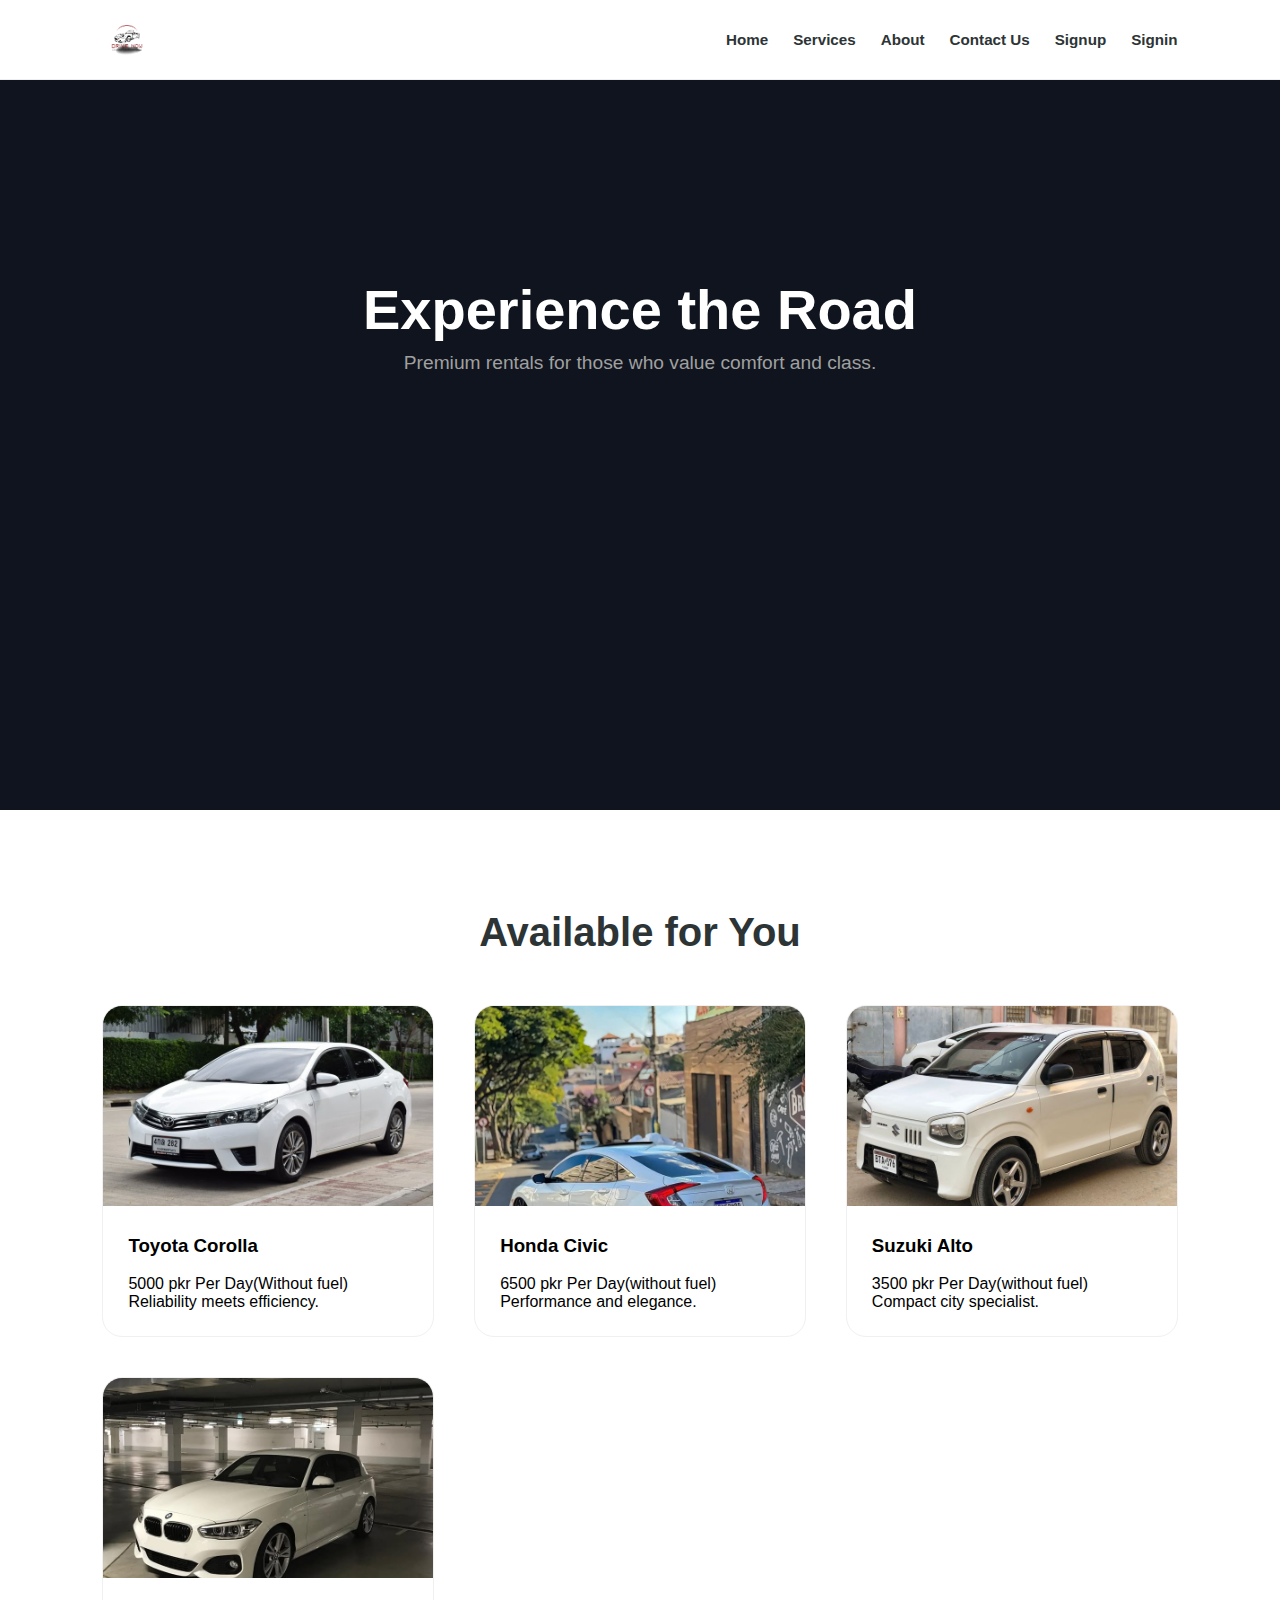
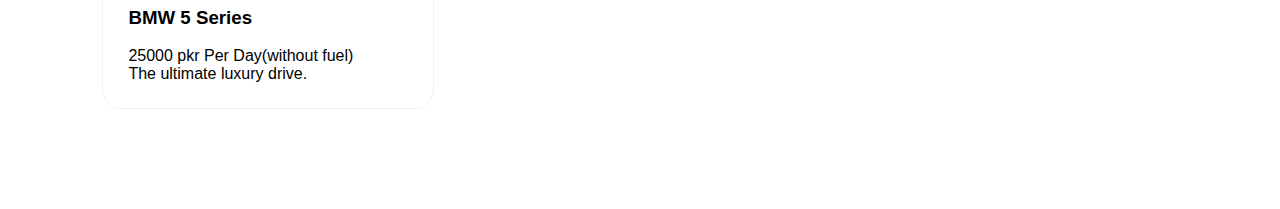
<file: index.html>
<!DOCTYPE html>
<html lang="en">
<head>
  <meta charset="UTF-8" />
  <meta name="viewport" content="width=device-width, initial-scale=1.0" />
  <title>Premium Car Rentals | Journey in Style</title>
  <link rel="stylesheet" href="home.css">
</head>
<body>

  <nav>
    <a href="home.html" class="logo">
      <img src="logo1.png" alt="Logo" />
    </a>

    <input type="checkbox" id="menu-toggle" style="display:none;">
    <label for="menu-toggle" class="menu-icon">
      <span></span><span></span><span></span>
    </label>

    <ul>
      <li><a href="home.html">Home</a></li>
      <li><a href="services.html">Services</a></li>
      <li><a href="about.html">About</a></li>
      <li><a href="contactus.html">Contact Us</a></li>
  
      <li><a href="signup.html">Signup</a></li>
      <li><a href="sign.html">Signin</a></li>
    </ul>
  </nav>

  <section class="hero">
    <div class="hero-content">
        <h1>Experience the Road</h1>
        <p>Premium rentals for those who value comfort and class.</p>
    </div>
    
    <div class="animation-track">
        <img src="floatphoto1.avif" alt="Car 1" class="car-animation delay-1" />
        <img src="photo2.jpg" alt="Car 2" class="car-animation delay-2" />
        <img src="photo3.avif" alt="Car 3" class="car-animation delay-3" />
    </div>
  </section>

  <section class="cars-section">
    <span class="section-tag"></span>
    <h2>Available for You</h2>
    <div class="cars-container">
      
      <div class="car-card">
        <div class="img-container">
            <img src="car1.jpeg" alt="Toyota Corolla" />
        </div>
        <div class="card-info">
            <h3>Toyota Corolla</h3>
            <br>
            <p>5000 pkr Per Day(Without fuel)</p>
            <p>Reliability meets efficiency.</p>
        </div>
      </div>

      <div class="car-card">
        <div class="img-container">
            <img src="car2.jpeg" alt="Honda Civic" />
        </div>
        <div class="card-info">
            <h3>Honda Civic</h3>
                <br>
            <p>6500 pkr  Per Day(without fuel)</p>
            <p>Performance and elegance.</p>
        </div>
      </div>

      <div class="car-card">
        <div class="img-container">
            <img src="car3.jpeg" alt="Suzuki Alto" />
        </div>
        <div class="card-info">
            <h3>Suzuki Alto</h3>
                <br>
            <p>3500 pkr Per Day(without fuel)</p>
            <p>Compact city specialist.</p>
        </div>
      </div>

      <div class="car-card">
        <div class="img-container">
            <img src="car4.jpg" alt="BMW" />
        </div>
        <div class="card-info">
            <h3>BMW 5 Series</h3>
                <br>
            <p>25000 pkr Per Day(without fuel)</p>
            <!-- <h4>rentprice </h4> -->
            <p>The ultimate luxury drive.</p>
          
        </div>
      </div>

    </div>
  </section>

</body>
</html>
</file>
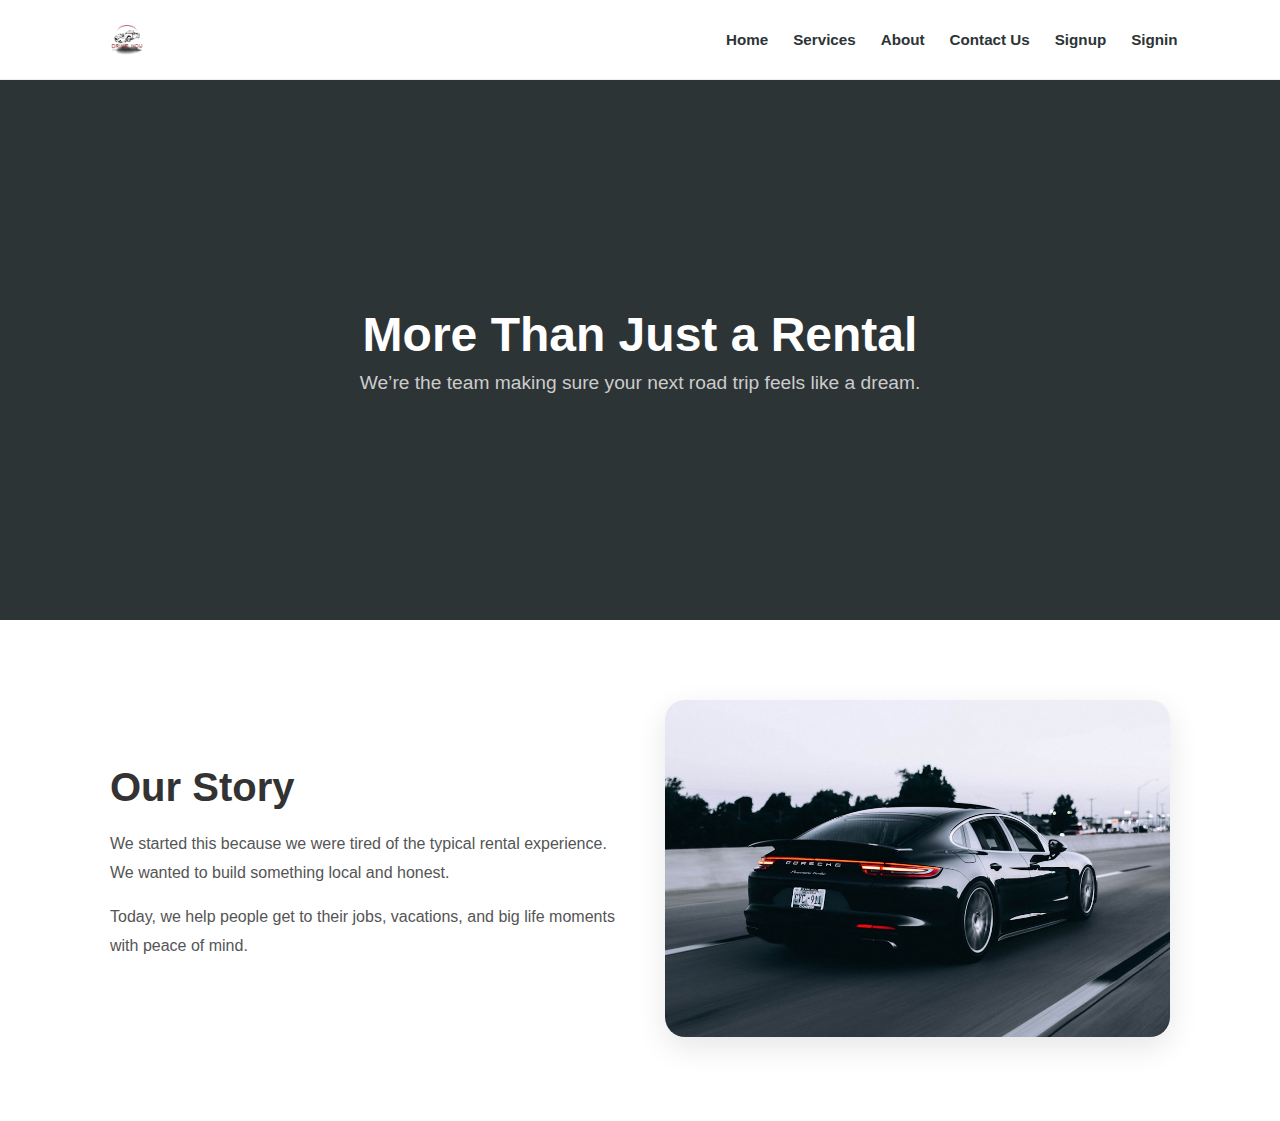
<file: about.html>
<!DOCTYPE html>
<html lang="en">
<head>
  <meta charset="UTF-8" />
  <meta name="viewport" content="width=device-width, initial-scale=1.0" />
  <title>About Us | Journey in Style</title>
  <link rel="stylesheet" href="home.css"> <link rel="stylesheet" href="about.css">
</head>
<body>

  <nav>
    <a href="home.html" class="logo">
      <img src="logo1.png" alt="Logo" />
    </a>

    <input type="checkbox" id="menu-toggle" style="display:none;">
    <label for="menu-toggle" class="menu-icon">
      <span></span>
      <span></span>
      <span></span>
    </label>

    <ul>
      <li><a href="home.html">Home</a></li>
      <li><a href="services.html">Services</a></li>
      <li><a href="about.html">About</a></li>
      <li><a href="contactus.html">Contact Us</a></li>
  
      <li><a href="signup.html">Signup</a></li>
      <li><a href="signin.html">Signin</a></li>
    </ul>
  </nav>

  <header class="about-hero">
    <div class="hero-text">
      <h1>More Than Just a Rental</h1>
      <p>We’re the team making sure your next road trip feels like a dream.</p>
    </div>
  </header>

  <section class="story-section">
    <div class="container">
      <div class="story-content">
        <h2>Our Story</h2>
        <p>We started this because we were tired of the typical rental experience. We wanted to build something local and honest.</p>
        <p>Today, we help people get to their jobs, vacations, and big life moments with peace of mind.</p>
      </div>
      <div class="story-image">
         <img src="aboutus.jpg" alt="Car Detail">
      </div>
    </div>
  </section>

</body>
</html>
</file>
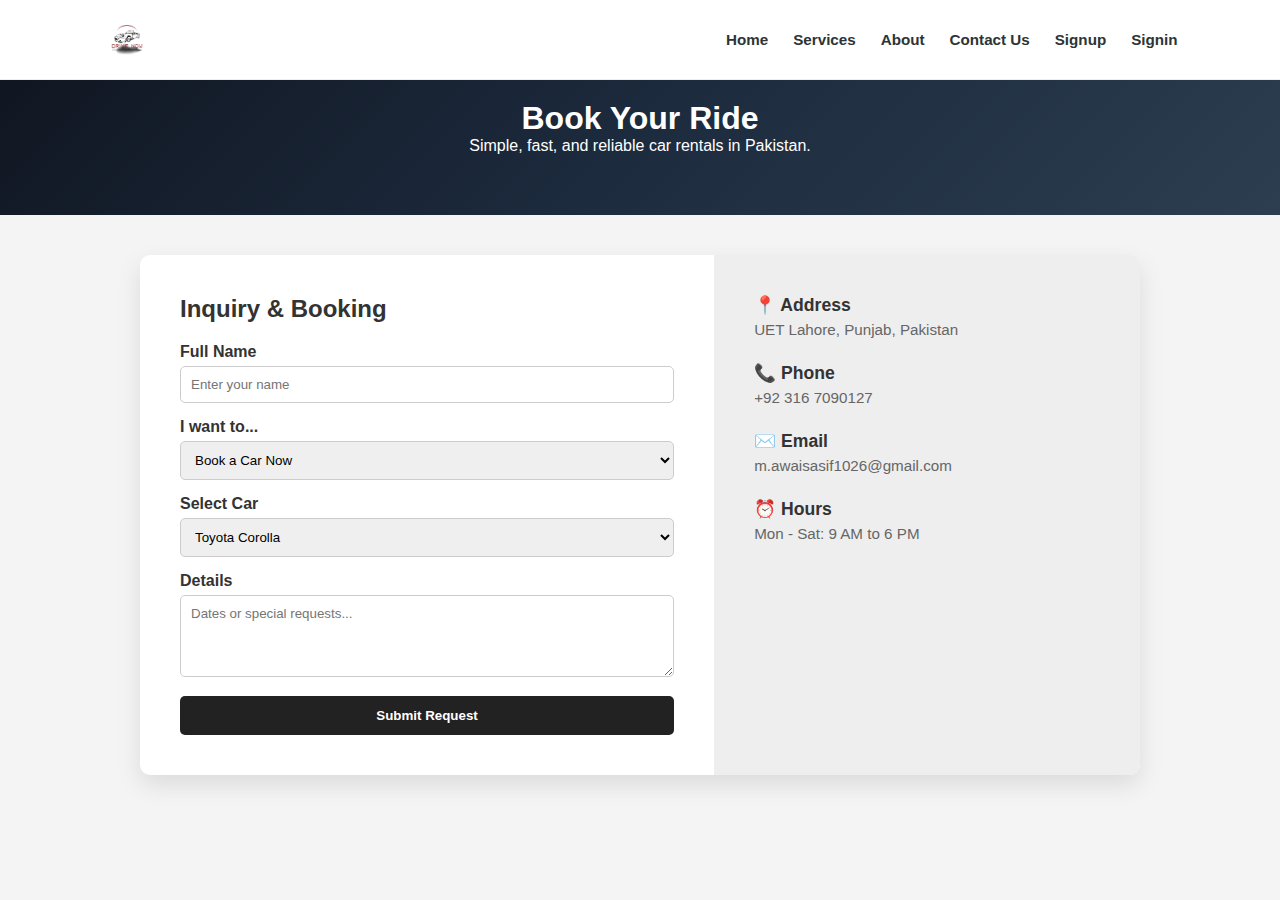
<file: contactus.html>
<!DOCTYPE html>
<html lang="en">
<head>
  <meta charset="UTF-8">
  <meta name="viewport" content="width=device-width, initial-scale=1.0">
  <title>Book Now | Car Rental Services</title>
  <link rel="stylesheet" href="home.css"> <link rel="stylesheet" href="contactus.css">
</head>
<body>

  <nav>
    <a href="home.html" class="logo">
      <img src="logo1.png" alt="Logo" />
    </a>

    <input type="checkbox" id="menu-toggle" style="display:none;">
    <label for="menu-toggle" class="menu-icon">
      <span></span>
      <span></span>
      <span></span>
    </label>

    <ul>
      <li><a href="home.html">Home</a></li>
      <li><a href="services.html">Services</a></li>
      <li><a href="about.html">About</a></li>
      <li><a href="contactus.html">Contact Us</a></li>
  
      <li><a href="signup.html">Signup</a></li>
      <li><a href="sign.html">Signin</a></li>
    </ul>
  </nav>

  <div class="header">
    <h1>Book Your Ride</h1>
    <p>Simple, fast, and reliable car rentals in Pakistan.</p>
  </div>

  <div class="container">
    <div class="form-section">
      <h2>Inquiry & Booking</h2>
      <form>
        <div class="input-box">
          <label>Full Name</label>
          <input type="text" placeholder="Enter your name" required>
        </div>

        <div class="input-box">
          <label>I want to...</label>
          <select>
            <option>Book a Car Now</option>
            <option>Ask a Question</option>
          </select>
        </div>

        <div class="input-box">
          <label>Select Car</label>
          <select>
            <option>Toyota Corolla</option>
            <option>Honda Civic</option>
            <option>Suzuki Alto</option>
            <option>BMW 5 Series</option>
          </select>
        </div>

        <div class="input-box">
          <label>Details</label>
          <textarea rows="4" placeholder="Dates or special requests..."></textarea>
        </div>

        <button type="submit" class="btn">Submit Request</button>
      </form>
    </div>

    <div class="info-section">
      <div class="info-item">
        <h3>📍 Address</h3>
        <p>UET Lahore, Punjab, Pakistan</p>
      </div>

      <div class="info-item">
        <h3>📞 Phone</h3>
        <p>+92 316 7090127</p>
      </div>

      <div class="info-item">
        <h3>✉️ Email</h3>
        <p>m.awaisasif1026@gmail.com</p>
      </div>

      <div class="info-item">
        <h3>⏰ Hours</h3>
        <p>Mon - Sat: 9 AM to 6 PM</p>
      </div>
    </div>
  </div>

</body>
</html>
</file>
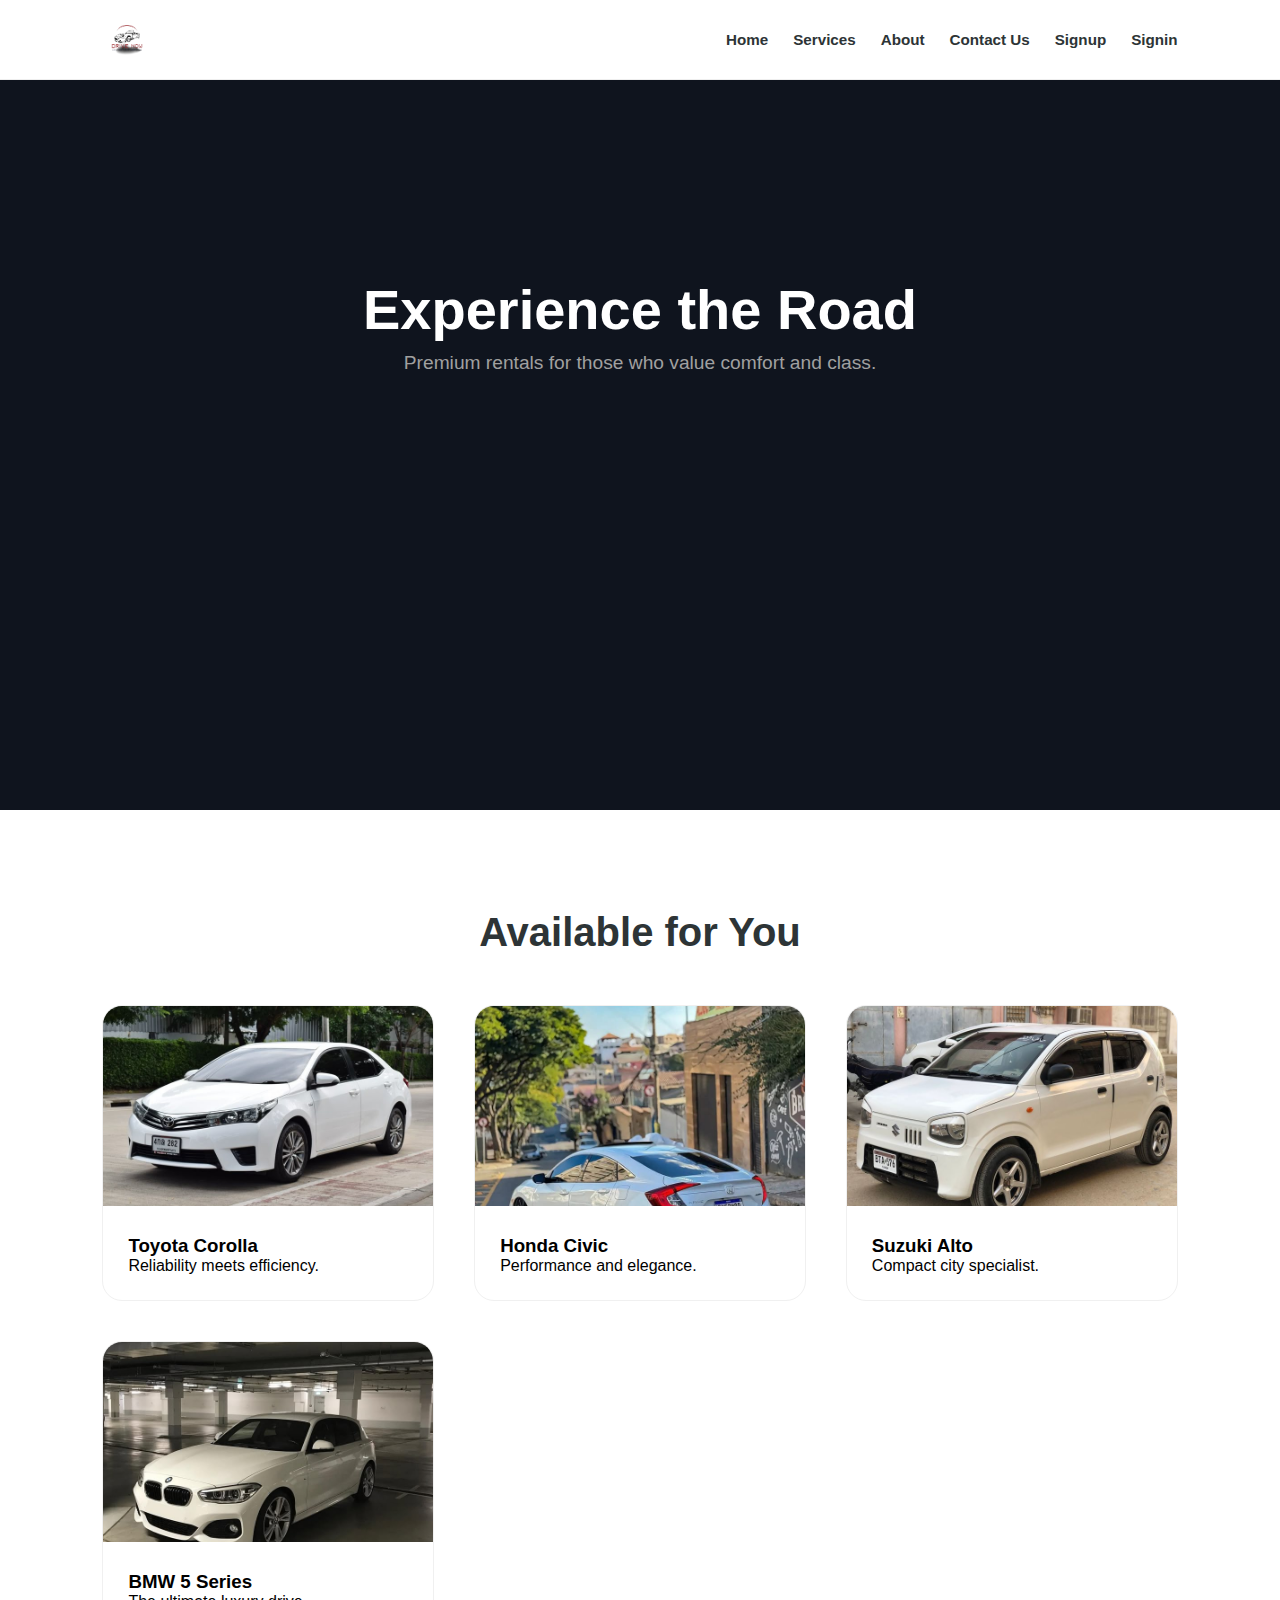
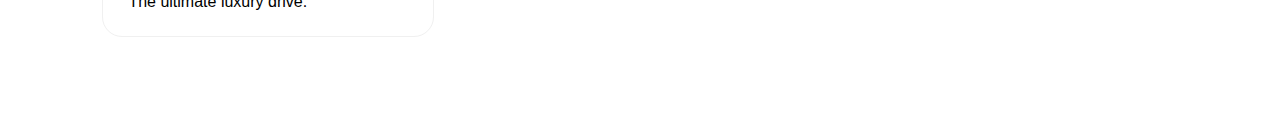
<file: home.html>
<!DOCTYPE html>
<html lang="en">
<head>
  <meta charset="UTF-8" />
  <meta name="viewport" content="width=device-width, initial-scale=1.0" />
  <title>Premium Car Rentals | Journey in Style</title>
  <link rel="stylesheet" href="home.css">
</head>
<body>

  <nav>
    <a href="home.html" class="logo">
      <img src="logo1.png" alt="Logo" />
    </a>

    <input type="checkbox" id="menu-toggle" style="display:none;">
    <label for="menu-toggle" class="menu-icon">
      <span></span><span></span><span></span>
    </label>

    <ul>
      <li><a href="home.html">Home</a></li>
      <li><a href="services.html">Services</a></li>
      <li><a href="about.html">About</a></li>
      <li><a href="contactus.html">Contact Us</a></li>
      <li><a href="signup.html">Signup</a></li>
      <li><a href="sign.html">Signin</a></li>
    </ul>
  </nav>

  <section class="hero">
    <div class="hero-content">
        <h1>Experience the Road</h1>
        <p>Premium rentals for those who value comfort and class.</p>
    </div>
    
    <div class="animation-track">
        <img src="floatphoto1.avif" alt="Car 1" class="car-animation delay-1" />
        <img src="photo2.jpg" alt="Car 2" class="car-animation delay-2" />
        <img src="photo3.avif" alt="Car 3" class="car-animation delay-3" />
    </div>
  </section>

  <section class="cars-section">
    <span class="section-tag"></span>
    <h2>Available for You</h2>
    <div class="cars-container">
      
      <div class="car-card">
        <div class="img-container">
            <img src="car1.jpeg" alt="Toyota Corolla" />
        </div>
        <div class="card-info">
            <h3>Toyota Corolla</h3>
            <p>Reliability meets efficiency.</p>
        </div>
      </div>

      <div class="car-card">
        <div class="img-container">
            <img src="car2.jpeg" alt="Honda Civic" />
        </div>
        <div class="card-info">
            <h3>Honda Civic</h3>
            <p>Performance and elegance.</p>
        </div>
      </div>

      <div class="car-card">
        <div class="img-container">
            <img src="car3.jpeg" alt="Suzuki Alto" />
        </div>
        <div class="card-info">
            <h3>Suzuki Alto</h3>
            <p>Compact city specialist.</p>
        </div>
      </div>

      <div class="car-card">
        <div class="img-container">
            <img src="car4.jpg" alt="BMW" />
        </div>
        <div class="card-info">
            <h3>BMW 5 Series</h3>
            <p>The ultimate luxury drive.</p>
        </div>
      </div>

    </div>
  </section>

</body>
</html>
</file>
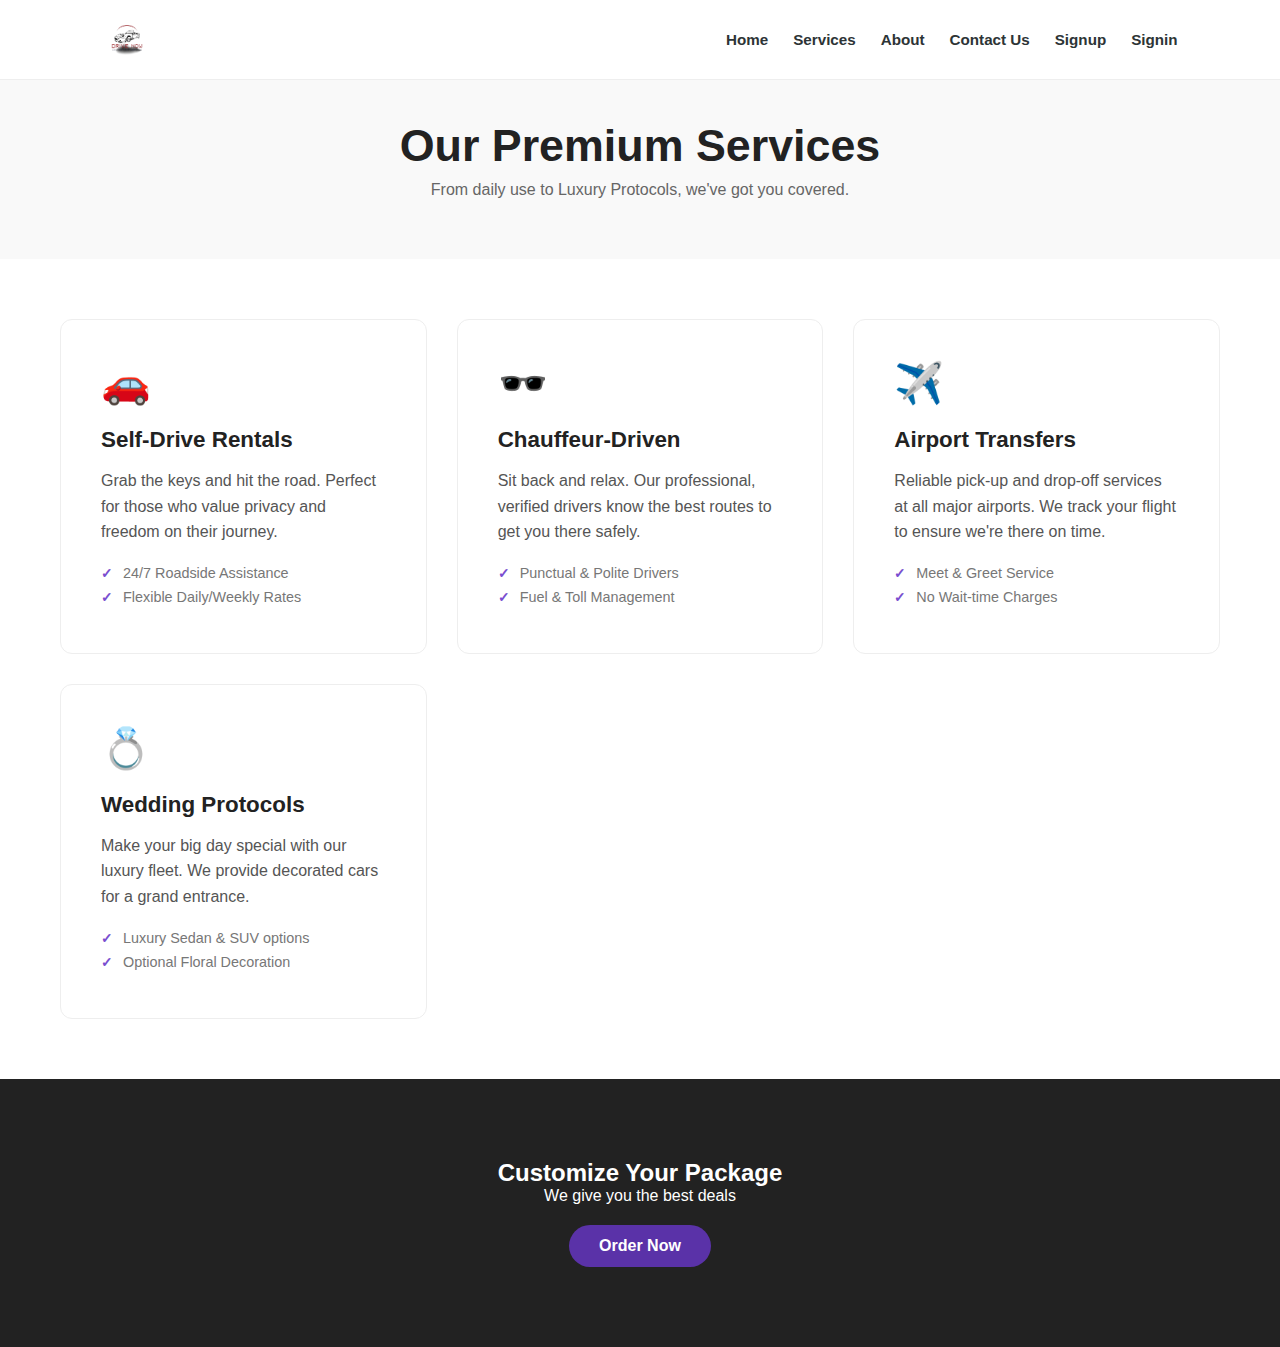
<file: services.html>
<!DOCTYPE html>
<html lang="en">
<head>
  <meta charset="UTF-8">
  <meta name="viewport" content="width=device-width, initial-scale=1.0">
  <title>Our Services | Professional Car Rental</title>
  <link rel="stylesheet" href="home.css"> <link rel="stylesheet" href="services.css">
</head>
<body>

  <nav>
    <a href="home.html" class="logo">
      <img src="logo1.png" alt="Logo" />
    </a>

    <input type="checkbox" id="menu-toggle" style="display:none;">
    <label for="menu-toggle" class="menu-icon">
      <span></span>
      <span></span>
      <span></span>
    </label>

    <ul>
      <li><a href="home.html">Home</a></li>
      <li><a href="services.html">Services</a></li>
      <li><a href="about.html">About</a></li>
      <li><a href="contactus.html">Contact Us</a></li>
      <li><a href="signup.html">Signup</a></li>
      <li><a href="sign.html">Signin</a></li>
    </ul>
  </nav>

  <section class="services-header">
    <h1>Our Premium Services</h1>
    <p>From daily use to Luxury Protocols, we've got you covered.</p>
  </section>

  <section class="services-grid">
    <div class="service-card">
        <div class="icon-box">🚗</div>
        <h3>Self-Drive Rentals</h3>
        <p>Grab the keys and hit the road. Perfect for those who value privacy and freedom on their journey.</p>
        <ul class="service-features">
            <li>24/7 Roadside Assistance</li>
            <li>Flexible Daily/Weekly Rates</li>
        </ul>
    </div>

    <div class="service-card">
        <div class="icon-box">🕶️</div>
        <h3>Chauffeur-Driven</h3>
        <p>Sit back and relax. Our professional, verified drivers know the best routes to get you there safely.</p>
        <ul class="service-features">
            <li>Punctual & Polite Drivers</li>
            <li>Fuel & Toll Management</li>
        </ul>
    </div>

    <div class="service-card">
        <div class="icon-box">✈️</div>
        <h3>Airport Transfers</h3>
        <p>Reliable pick-up and drop-off services at all major airports. We track your flight to ensure we're there on time.</p>
        <ul class="service-features">
            <li>Meet & Greet Service</li>
            <li>No Wait-time Charges</li>
        </ul>
    </div>

    <div class="service-card">
        <div class="icon-box">💍</div>
        <h3>Wedding Protocols</h3>
        <p>Make your big day special with our luxury fleet. We provide decorated cars for a grand entrance.</p>
        <ul class="service-features">
            <li>Luxury Sedan & SUV options</li>
            <li>Optional Floral Decoration</li>
        </ul>
    </div>
  </section>

  <section class="cta-section">
    <h2>Customize Your Package</h2>
    <p>We give you the best deals </p>
    <a href="contact.html" class="btn-primary"> Order Now </a>
  </section>

</body>
</html>
</file>
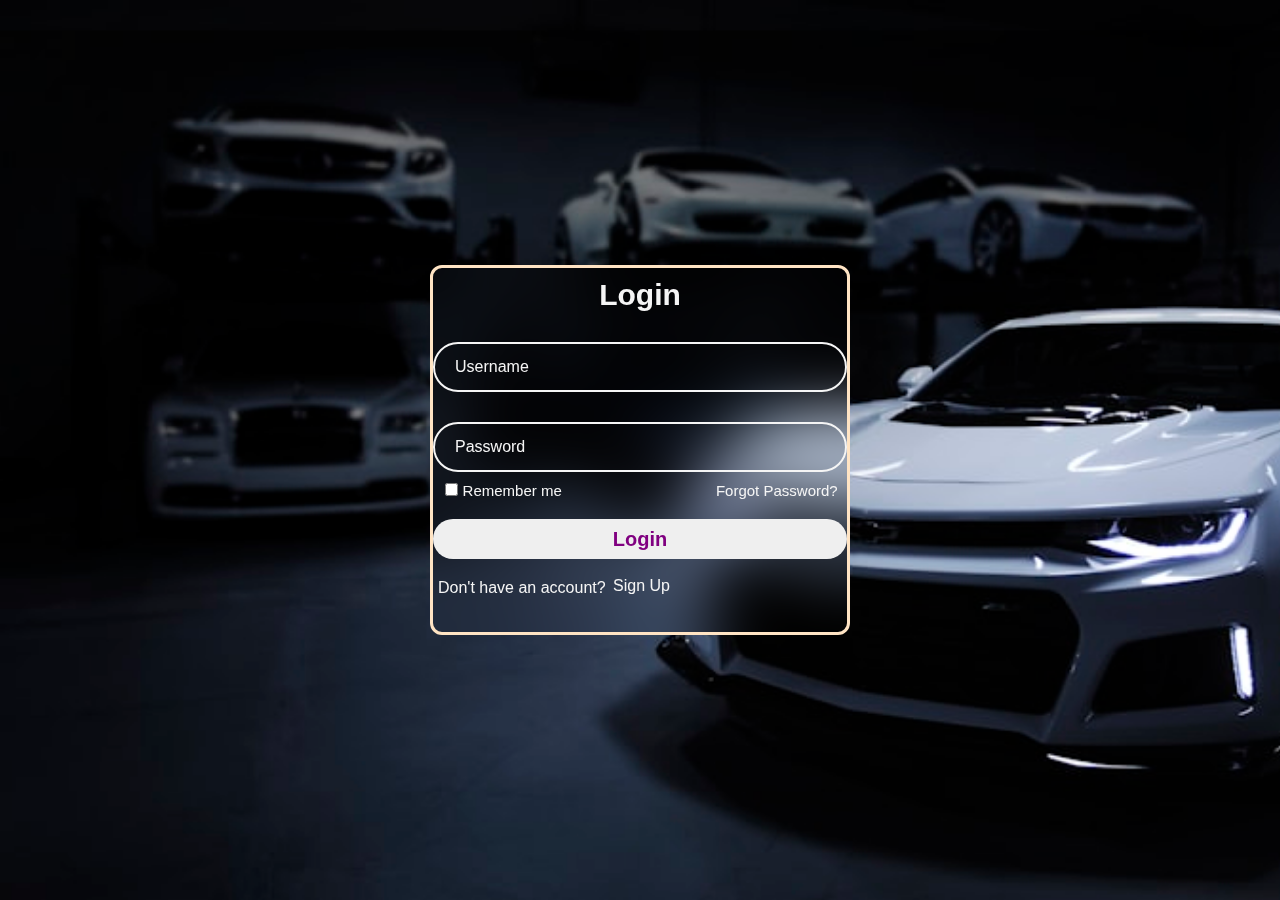
<file: sign.html>
<!DOCTYPE html>
<html lang="en">
<head>
    <meta charset="UTF-8">
    <meta name="viewport" content="width=device-width, initial-scale=1.0">
    <title>Document</title>
    <link href='https://cdn.boxicons.com/3.0.6/fonts/basic/boxicons.min.css' rel='stylesheet'>
    <link href ="yle.css" rel="stylesheet" >
</head>
<body>
      <!-- <li><a href="home.html">Home</a></li> -->
    <div class="wrapper">
        <form action="">
            <h1>Login</h1>
            <div class="inputbox">
                <input type="text" placeholder="Username" required>
                <i class='bx  bx-user'></i> 
            </div>
            <div class="inputbox">
                <input type="password" placeholder="Password" required>
                <i class='bx  bx-lock'></i> 
            </div>
            <div class="forgot">
                <label><input type="checkbox"> Remember me</label>
                <a href="#">Forgot Password?</a>
            </div>
            <button type="submit" class="btn"> Login</button>
            <div class="register">
                <p>Don't have an account?</p>
                <a class="signup" href="signup.html">Sign Up</a>
            </div>
        </form>
    </div>
    
</body>
</html>
</file>
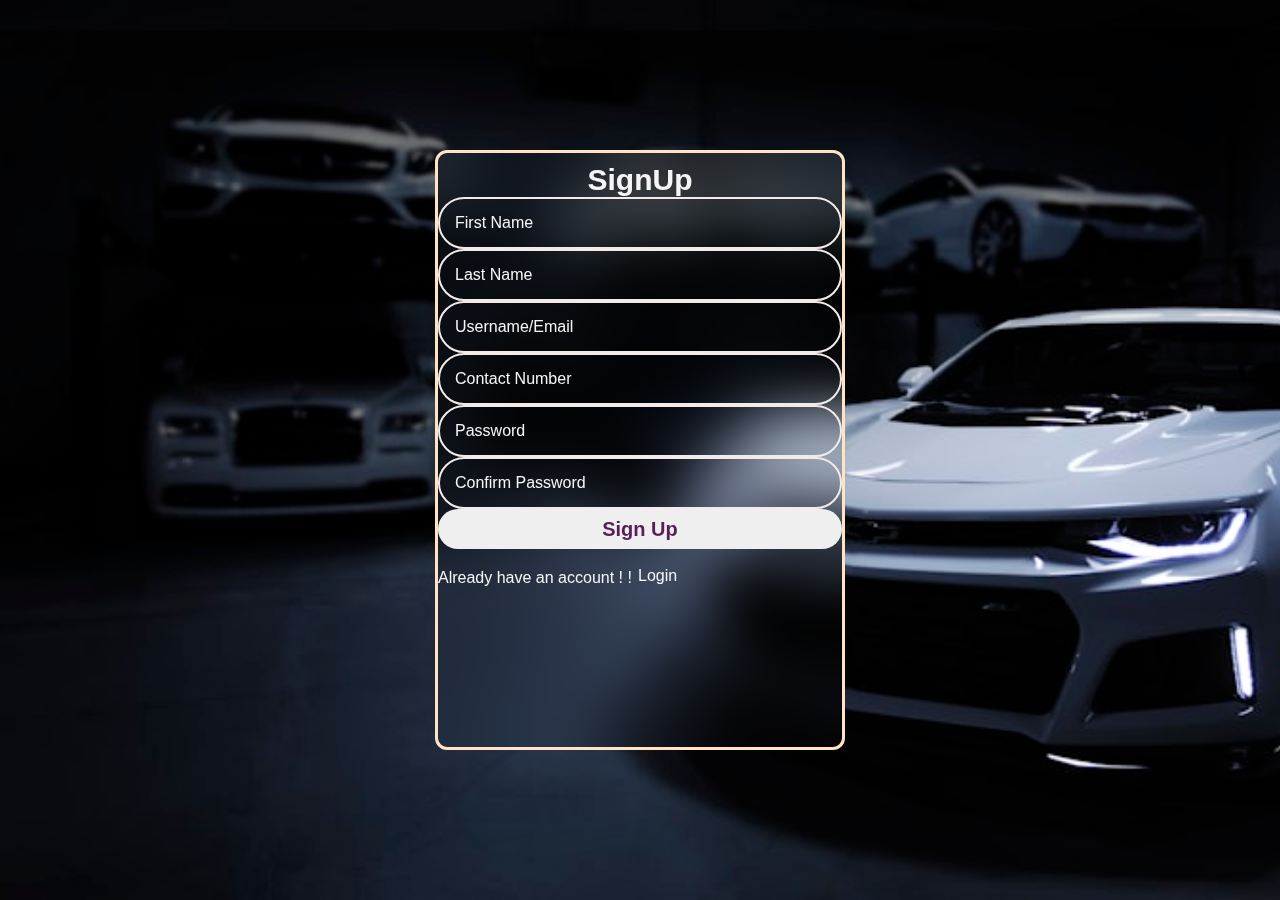
<file: signup.html>
<!DOCTYPE html>
<html lang="en">
<head>
    <meta charset="UTF-8">
    <meta name="viewport" content="width=device-width, initial-scale=1.0">
    <title>Document</title>
    <link href='https://cdn.boxicons.com/3.0.6/fonts/basic/boxicons.min.css' rel='stylesheet'>
    <link href ="syle.css" rel="stylesheet" >
</head>
<body>
    <div class="wrapper">
        <form action="">
            <h1>SignUp</h1>
            <div class="inputbox">
                <input type="text" placeholder="First Name" required>
                <i class='bx  bx-user'></i> 
            </div>
            <div class="inputbox">
                <input type="text" placeholder="Last Name" required>
                <i class='bx  bx-user'></i> 
            <div class="inputbox">
                <input type="text" placeholder="Username/Email" required>
                <i class='bx  bx-user'></i> 
            </div>
            <div class="inputbox">
                <input type="text" placeholder="Contact Number" required>
                <i class='bx  bx-phone'></i> 
            </div>
            <div class="inputbox">
                <input type="password" placeholder="Password" required>
                <i class='bx  bx-lock'></i> 
            </div>
            <div class="inputbox">
                <input type="password" placeholder="Confirm Password" required>
                <i class='bx  bx-lock'></i> 
            </div>
            <button type="submit" class="btn"> Sign Up</button>
            <div class="register">
                <p>Already have an account ! !</p>
                <a class="signup" href="sign.html">Login</a>
            </div>
        </form>
    </div>
</body>
</html>
</file>
<file: home.css>
* {
    margin: 0;
    padding: 0;
    box-sizing: border-box;
    font-family: 'Arial', sans-serif;
}

body {
    background-color: #ffffff;
    overflow-x: hidden;
}

/* ================= NAVIGATION ================= */
nav {
    display: flex;
    align-items: center;
    justify-content: space-between;
    padding: 0 8%;
    height: 80px;
    background: #ffffff;
    position: fixed;
    width: 100%;
    top: 0;
    z-index: 1000;
    border-bottom: 1px solid #eeeeee;
}

.logo img { height: 50px; }

nav ul { 
    display: flex; 
    align-items: center; 
    list-style: none; 
}

nav ul li { margin-left: 25px; }

nav ul li a {
    text-decoration: none;
    color: #2d3436;
    font-weight: bold;
    font-size: 0.95rem;
    transition: 0.3s;
}

nav ul li a:hover { color: #6c5ce7; }

/* ================= HERO SECTION ================= */
.hero {
    height: 90vh;
    background: #0f141e;
    display: flex;
    flex-direction: column;
    justify-content: center;
    align-items: center;
    text-align: center;
    color: white;
    padding-top: 80px;
}

.hero h1 {
    font-size: 3.5rem;
    font-weight: 800;
}

.hero p {
    font-size: 1.2rem;
    color: #a0a0a0;
    margin-top: 10px;
}

/* ================= FLOATING ANIMATION ================= */
.animation-track {
    width: 100%;
    height: 200px;
    margin-top: 40px;
    position: relative;
    overflow: hidden;
}

.car-animation {
    width: 320px;
    position: absolute;
    left: -400px;
    animation: drive 12s linear infinite;
    border-radius: 15px;
}

.delay-1 { animation-delay: 0s; }
.delay-2 { animation-delay: 4s; }
.delay-3 { animation-delay: 8s; }

@keyframes drive {
    0% { left: -400px; opacity: 0; }
    10% { opacity: 1; }
    100% { left: 105%; opacity: 0; }
}

/* ================= CARDS SECTION ================= */
.cars-section {
    padding: 100px 8%;
    text-align: center;
}

.cars-section h2 {
    font-size: 2.5rem;
    margin-bottom: 50px;
    color: #2d3436;
}

.cars-container {
    display: grid;
    grid-template-columns: repeat(auto-fit, minmax(280px, 1fr));
    gap: 40px;
}

.car-card {
    background: #fff;
    border-radius: 20px;
    overflow: hidden;
    border: 1px solid #f0f0f0;
}

.img-container img {
    width: 100%;
    height: 200px;
    object-fit: cover;
}

.card-info {
    padding: 25px;
    text-align: left;
}

/* ================= MOBILE HAMBURGER ICON ================= */
.menu-icon {
    display: none; /* Hide on desktop */
    flex-direction: column;
    gap: 5px;
    cursor: pointer;
}

.menu-icon span {
    width: 25px;
    height: 3px;
    background: #2d3436;
    border-radius: 2px;
}

@media (max-width: 768px) {
    .menu-icon { display: flex; }
    
    nav ul { 
        display: none; 
        flex-direction: column;
        position: absolute;
        top: 80px;
        left: 0;
        width: 100%;
        background: white;
        padding: 20px;
    }

    /* When checkbox is clicked, show the menu list below */
    #menu-toggle:checked ~ ul {
        display: flex;
    }
}
</file>
<file: about.css>
/* SIMPLE ABOUT STYLING */
.about-hero {
    height: 60vh;
    background-color: #2d3436; /* Dark Charcoal Background */
    display: flex;
    align-items: center;
    justify-content: center;
    color: #ffffff;
    text-align: center;
    margin-top: 80px; /* Space for the fixed nav */
}

.hero-text h1 { 
    font-size: 3rem; 
    margin-bottom: 10px;
}

.hero-text p {
    font-size: 1.2rem;
    color: #cccccc;
}

.container {
    max-width: 1100px;
    margin: 80px auto;
    display: flex;
    gap: 50px;
    padding: 0 20px;
    align-items: center;
}

.story-content { 
    flex: 1; 
}

.story-content h2 { 
    font-size: 2.5rem; 
    color: #333333; 
    margin-bottom: 20px; 
}

.story-content p { 
    line-height: 1.8; 
    color: #555555; 
    margin-bottom: 15px; 
}

.story-image { 
    flex: 1; 
}

.story-image img {
    width: 100%;
    border-radius: 20px;
    box-shadow: 0 10px 30px rgba(0,0,0,0.1);
}

/* RESPONSIVE DESIGN */
@media (max-width: 768px) {
    .container { 
        flex-direction: column; 
        text-align: center; 
    }
    
    .about-hero {
        height: 40vh;
    }

    .hero-text h1 {
        font-size: 2rem;
    }
}
</file>
<file: contactus.css>
/* SIMPLE & ELEGANT STYLING */
* {
  margin: 0;
  padding: 0;
  box-sizing: border-box;
  font-family: "Arial", sans-serif;
}

body {
  background-color: #f4f4f4; /* Light Grey Background */
  color: #333333;
}

/* HEADER SECTION */
.header {
  background: linear-gradient(135deg, #0f141e 0%, #1c2a3d 50%, #2c3e50 100%);
  color: #ffffff;
  text-align: center;
  padding: 100px 20px 60px; /* Added top padding to account for fixed Nav */
}

.header h1 {
  font-size: 32px;
}

/* COMBINED FORM CONTAINER */
.container {
  max-width: 1000px;
  margin: 40px auto;
  background: #ffffff;
  display: flex;
  flex-wrap: wrap;
  border-radius: 10px;
  overflow: hidden;
  box-shadow: 0 10px 25px rgba(0, 0, 0, 0.1);
}

/* Left Side: Form */
.form-section {
  flex: 1;
  padding: 40px;
  min-width: 300px;
}

.form-section h2 {
  margin-bottom: 20px;
}

.input-box {
  margin-bottom: 15px;
}

.input-box label {
  display: block;
  margin-bottom: 5px;
  font-size: 16px;
  font-weight: bold;
}

.input-box input,
.input-box select,
.input-box textarea {
  width: 100%;
  padding: 10px;
  border: 1px solid #cccccc;
  border-radius: 5px;
}

.btn {
  width: 100%;
  padding: 12px;
  background-color: #222222;
  color: #ffffff;
  border: none;
  border-radius: 5px;
  font-weight: bold;
  cursor: pointer;
}

.btn:hover {
  background-color: #444444;
}

/* Right Side: Info */
.info-section {
  flex: 0.7;
  background-color: #eeeeee;
  padding: 40px;
  min-width: 300px;
}

.info-item {
  margin-bottom: 25px;
}

.info-item h3 {
  margin-bottom: 5px;
  font-size: 1.1rem;
}

.info-item p {
  color: #666666;
  font-size: 0.95rem;
}

/* RESPONSIVE */
@media (max-width: 768px) {
  .container {
    flex-direction: column;
  }
}
</file>
<file: services.css>
/* SERVICES PAGE STYLING */
.services-header {
    padding: 120px 20px 60px;
    text-align: center;
    background-color: #f9f9f9;
}

.services-header h1 {
    font-size: 2.8rem;
    color: #222222;
    margin-bottom: 10px;
}

.services-header p {
    color: #666666;
    max-width: 600px;
    margin: 0 auto;
}

.services-grid {
    display: grid;
    grid-template-columns: repeat(auto-fit, minmax(280px, 1fr));
    gap: 30px;
    max-width: 1200px;
    margin: 60px auto;
    padding: 0 20px;
}

.service-card {
    background: #ffffff;
    padding: 40px;
    border-radius: 12px;
    border: 1px solid #eeeeee;
    transition: 0.3s ease;
    text-align: left;
}

.service-card:hover {
    transform: translateY(-10px);
    box-shadow: 0 15px 30px rgba(0,0,0,0.05);
    border-color: #5a32a8; 
}

.icon-box {
    font-size: 2.5rem;
    margin-bottom: 20px;
}

.service-card h3 {
    font-size: 1.4rem;
    margin-bottom: 15px;
    color: #222222;
}

.service-card p {
    color: #555555;
    line-height: 1.6;
    margin-bottom: 20px;
}

.service-features {
    list-style: none;
    padding: 0;
}

.service-features li {
    font-size: 0.9rem;
    color: #777777;
    margin-bottom: 8px;
    display: flex;
    align-items: center;
}

.service-features li::before {
    content: "✓";
    margin-right: 10px;
    color: #7a4fd0;
    font-weight: bold;
}

.cta-section {
    text-align: center;
    padding: 80px 20px;
    background: #222222;
    color: #ffffff;
}

.btn-primary {
    display: inline-block;
    margin-top: 20px;
    padding: 12px 30px;
    background-color: #5a32a8;
    color: #ffffff;
    text-decoration: none;
    border-radius: 30px;
    font-weight: 600;
}
</file>
<file: yle.css>
*{
    margin: 0;
    padding: 0;
    box-sizing: border-box;
    font-family: poppins, sans-serif;
}
body{
    display: flex;
    justify-content: center;
    align-items: center;
    min-height: 100vh;
     background: url(photo2.jpg);
     background-size: cover;

}
.wrapper{
    width: 420px;
    height: 370px;
    border: 3px solid;
    background: transparent;
    color: bisque;
    border-radius: 12px;
    backdrop-filter: blur(30px);
  
}
.wrapper h1{
    color: whitesmoke;
    text-align: center;
    margin-top: 10px;
    font-size: 30px;
    font-weight: 700;
}
.wrapper .inputbox{
    width: 100%;
    height: 50px;
    margin: 30px 0px;
    
    
}
.wrapper .inputbox ::placeholder{
    color: whitesmoke;
}
.wrapper .inputbox input{
    width: 100%;
    height: 100%;
     color: azure;
    background: transparent;
    border:2px solid whitesmoke;
    border-radius: 40px;
    padding: 20px 45px 20px 20px;
    font-size: 16px;
    font-weight: 500;
}
.wrapper .inputbox i{
    position: relative;
    top: -35px;
    left: 370px;
    font-size: 20px;
    color: whitesmoke;
  
}
.wrapper .forgot{
    color: whitesmoke;
    position: relative;
    top: -20px;
    font-size: 15px;
    left: 3%;
}
.wrapper .forgot:hover {
    text-decoration: underline;
}
.wrapper a{
    color: whitesmoke;
    text-decoration: none;
    margin-left: 150px;
}
.wrapper .btn{
    width: 100%;
    height: 40px;
    border:none;
    border-radius: 50px;
    font-size: 20px;
    font-weight: 700;
    color: purple;
    cursor: pointer;
}
.wrapper .btn:hover{
    background-color: aquamarine;
    transition: 0.2s;
    border: 2px solid black;
}
.wrapper .signup{
   position: relative;
   left: 30px;
}
.wrapper .signup:hover {
    text-decoration: underline;
}
.wrapper p {
   color: whitesmoke;
   position: relative;
   top: 20px;
   left: 5px;
}
</file>
<file: syle.css>
*{
    margin: 0;
    padding: 0;
    box-sizing: border-box;
    font-family: poppins, sans-serif;
}
body{
    display: flex;
    justify-content: center;
    align-items: center;
    min-height: 100vh;
background-color: rgb(239, 160, 166);
background: url(photo2.jpg);
     background-size: cover;

}
.wrapper{
    width: 410px;
    height: 600px;
    border: 3px solid;
    background: transparent;
    color: bisque;
    border-radius: 12px;
    backdrop-filter: blur(30px);
  
}
.wrapper h1{
    color: whitesmoke;
    text-align: center;
    margin-top: 10px;
    font-size: 30px;
    font-weight: 700;
}
.wrapper .inputbox ::placeholder{
    color: whitesmoke;
}
.wrapper .inputbox input{
    width: 100%;
    height: 100%;
    background: transparent;
    border:2px solid rgb(243, 234, 234);
    border-radius: 40px;
    padding: 15px 40px 15px 15px;
    font-size: 16px;
    font-weight: 500;
}
.wrapper .inputbox i{
    position: relative;
    top: -35px;
    left: 370px;
    font-size: 20px;
    color: whitesmoke;
  
}
.wrapper .btn{
    width: 100%;
    height: 40px;
    border:none;
    border-radius: 50px;
    font-size: 20px;
    font-weight: 700;
    color: rgb(88, 30, 88);
    cursor: pointer;
}
.wrapper .btn:hover{
    background-color: aquamarine;
    transition: 0.2s;
    border: 2px solid black;
}
.wrapper .signup{
   position: relative;
   left: 30px;
}
.wrapper .signup{
   position: relative;
   left: 30px;
}
.wrapper .signup:hover {
    text-decoration: underline;
}
.wrapper p {
   color: whitesmoke;
   position: relative;
   top: 20px;
}
.wrapper a{
    color: whitesmoke;
    text-decoration: none;
    margin-left: 170px;
}
</file>
